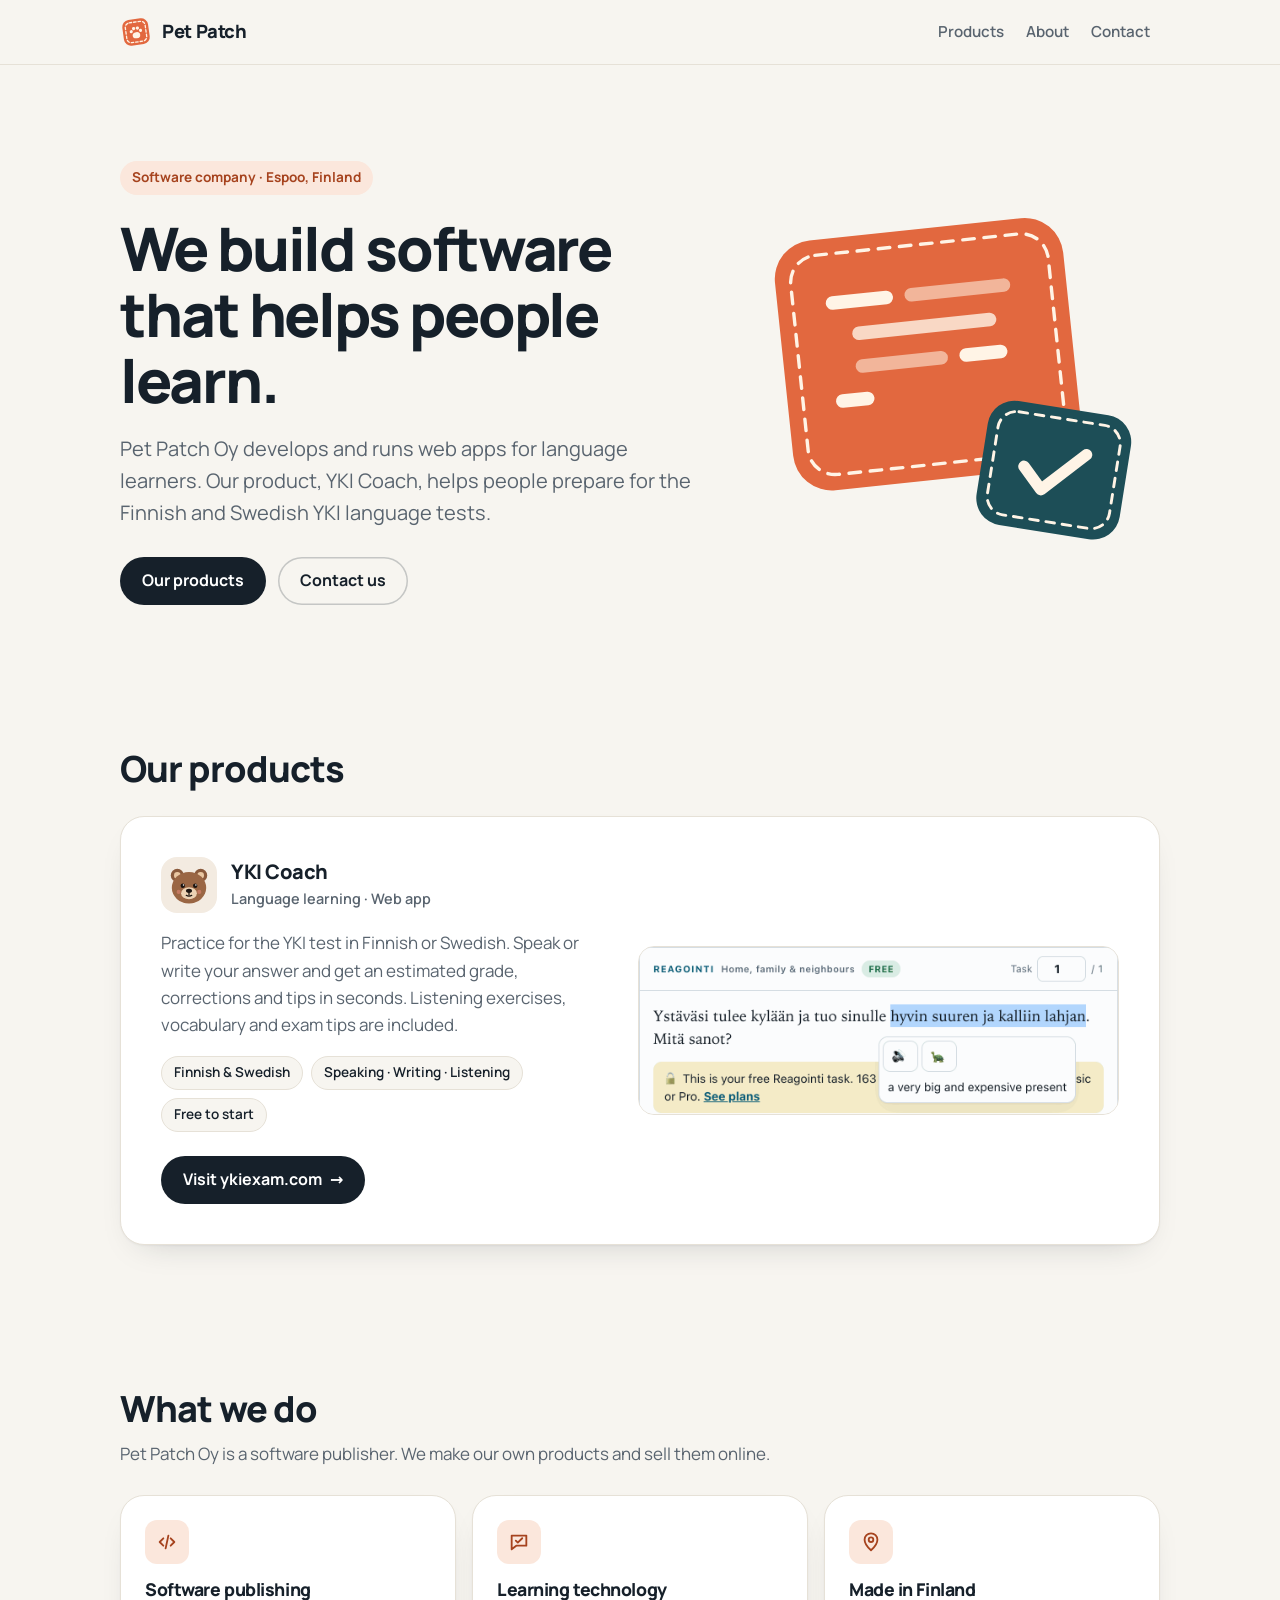
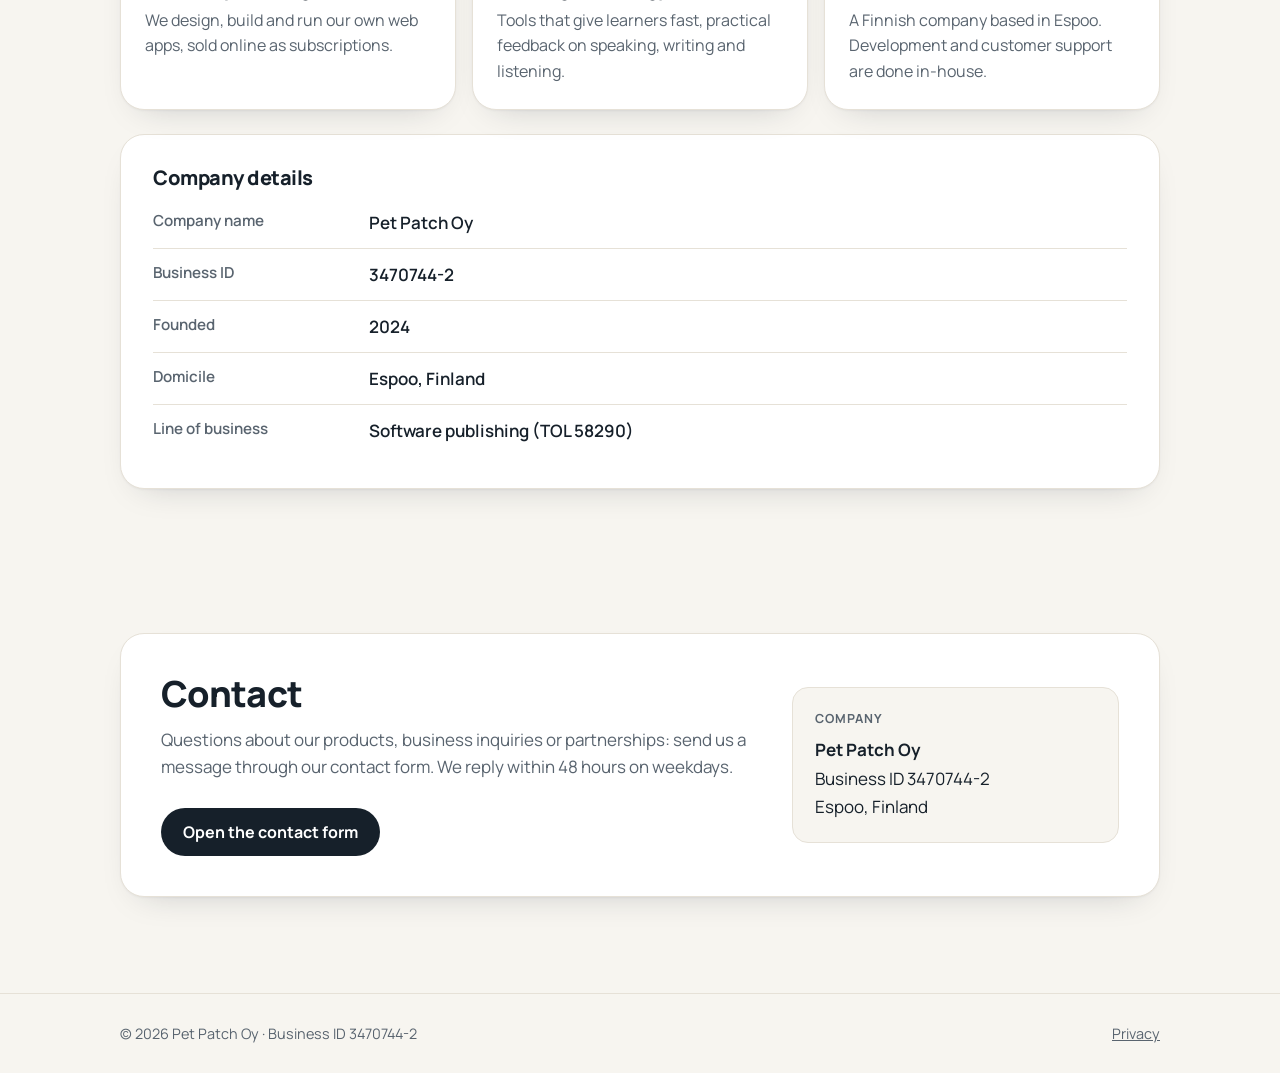
<file: index.html>
<!doctype html>
<html lang="en">
<head>
<meta charset="utf-8">
<meta name="viewport" content="width=device-width, initial-scale=1">
<title>Pet Patch Oy · Software company in Espoo, Finland</title>
<meta name="description" content="Pet Patch Oy is a Finnish software company. We build and run web apps for language learners, including YKI Coach for the Finnish and Swedish YKI tests.">
<link rel="canonical" href="https://petpatch.ykiexam.com/">
<link rel="icon" href="favicon.svg" type="image/svg+xml">
<link rel="apple-touch-icon" href="apple-touch-icon.png">
<meta name="theme-color" content="#f7f5f0" media="(prefers-color-scheme: light)">
<meta name="theme-color" content="#12171c" media="(prefers-color-scheme: dark)">
<meta property="og:type" content="website">
<meta property="og:url" content="https://petpatch.ykiexam.com/">
<meta property="og:title" content="Pet Patch Oy">
<meta property="og:description" content="Finnish software company building web apps for language learners.">
<meta property="og:image" content="https://petpatch.ykiexam.com/og-image.png">
<meta name="twitter:card" content="summary_large_image">
<link rel="preload" href="fonts/manrope.woff2" as="font" type="font/woff2" crossorigin>
<link rel="stylesheet" href="style.css">
<script type="application/ld+json">
{
  "@context": "https://schema.org",
  "@type": "Organization",
  "name": "Pet Patch Oy",
  "legalName": "Pet Patch Oy",
  "url": "https://petpatch.ykiexam.com/",
  "logo": "https://petpatch.ykiexam.com/apple-touch-icon.png",
  "foundingDate": "2024",
  "identifier": {"@type": "PropertyValue", "propertyID": "Business ID (Y-tunnus)", "value": "3470744-2"},
  "address": {"@type": "PostalAddress", "addressLocality": "Espoo", "addressCountry": "FI"},
  "brand": {"@type": "Brand", "name": "YKI Coach", "url": "https://ykiexam.com"}
}
</script>
</head>
<body>

<header class="top">
  <div class="wrap top-in">
    <a class="brand" href="#top" aria-label="Pet Patch, back to top">
      <img src="favicon.svg" alt="" width="32" height="32">
      <span>Pet Patch</span>
    </a>
    <nav aria-label="Main">
      <a href="#products">Products</a>
      <a href="#about">About</a>
      <a href="#contact">Contact</a>
    </nav>
  </div>
</header>

<main id="top">

  <section class="hero wrap">
    <div>
      <p class="eyebrow">Software company · Espoo, Finland</p>
      <h1>We build software that helps people learn.</h1>
      <p class="lead">Pet Patch Oy develops and runs web apps for language learners. Our product, YKI Coach, helps people prepare for the Finnish and Swedish YKI language tests.</p>
      <div class="cta">
        <a class="btn" href="#products">Our products</a>
        <a class="btn ghost" href="#contact">Contact us</a>
      </div>
    </div>
    <svg class="hero-art" viewBox="0 0 440 400" aria-hidden="true">
      <g transform="rotate(-6 200 170)">
        <rect x="50" y="40" width="300" height="260" rx="40" fill="var(--patch)"/>
        <rect x="66" y="56" width="268" height="228" rx="28" fill="none" stroke="var(--cream)" stroke-width="3.5" stroke-dasharray="12 10" stroke-linecap="round"/>
        <g fill="var(--cream)">
          <rect x="100" y="100" width="70" height="14" rx="7"/>
          <rect x="182" y="100" width="110" height="14" rx="7" opacity=".55"/>
          <rect x="124" y="134" width="150" height="14" rx="7" opacity=".8"/>
          <rect x="124" y="168" width="96" height="14" rx="7" opacity=".55"/>
          <rect x="232" y="168" width="50" height="14" rx="7"/>
          <rect x="100" y="202" width="40" height="14" rx="7"/>
        </g>
      </g>
      <g transform="rotate(9 330 290)">
        <rect x="255" y="225" width="150" height="130" rx="28" fill="var(--patch-2)"/>
        <rect x="266" y="236" width="128" height="108" rx="19" fill="none" stroke="var(--cream)" stroke-width="3" stroke-dasharray="9 8" stroke-linecap="round"/>
        <path d="M299 291l21 21 41-43" fill="none" stroke="var(--cream)" stroke-width="12" stroke-linecap="round" stroke-linejoin="round"/>
      </g>
    </svg>
  </section>

  <section id="products" class="section wrap">
    <div class="section-head">
      <h2>Our products</h2>
    </div>
    <article class="card product">
      <div>
        <div class="product-head">
          <img src="img/yki-coach.svg" alt="" width="56" height="56">
          <div>
            <h3>YKI Coach</h3>
            <p class="tag">Language learning · Web app</p>
          </div>
        </div>
        <p class="desc">Practice for the YKI test in Finnish or Swedish. Speak or write your answer and get an estimated grade, corrections and tips in seconds. Listening exercises, vocabulary and exam tips are included.</p>
        <ul class="chips">
          <li>Finnish &amp; Swedish</li>
          <li>Speaking · Writing · Listening</li>
          <li>Free to start</li>
        </ul>
        <a class="btn" href="https://ykiexam.com">Visit ykiexam.com <span aria-hidden="true">→</span></a>
      </div>
      <picture class="shot">
        <source srcset="img/yki-coach-dark.png" media="(prefers-color-scheme: dark)">
        <img src="img/yki-coach-light.png" width="1136" height="396" loading="lazy" alt="YKI Coach: highlight a Finnish phrase to hear it and see the English translation">
      </picture>
    </article>
  </section>

  <section id="about" class="section wrap">
    <div class="section-head">
      <h2>What we do</h2>
      <p>Pet Patch Oy is a software publisher. We make our own products and sell them online.</p>
    </div>
    <div class="tiles">
      <div class="card tile">
        <div class="ico"><svg viewBox="0 0 24 24" fill="none" stroke="currentColor" stroke-width="2" stroke-linecap="round" stroke-linejoin="round"><path d="M8 8l-4 4 4 4M16 8l4 4-4 4M13.5 5l-3 14"/></svg></div>
        <h3>Software publishing</h3>
        <p>We design, build and run our own web apps, sold online as subscriptions.</p>
      </div>
      <div class="card tile">
        <div class="ico"><svg viewBox="0 0 24 24" fill="none" stroke="currentColor" stroke-width="2" stroke-linecap="round" stroke-linejoin="round"><path d="M4 5h16v11H9l-5 4z"/><path d="M8.5 10.5l2.2 2.2 4.8-4.8"/></svg></div>
        <h3>Learning technology</h3>
        <p>Tools that give learners fast, practical feedback on speaking, writing and listening.</p>
      </div>
      <div class="card tile">
        <div class="ico"><svg viewBox="0 0 24 24" fill="none" stroke="currentColor" stroke-width="2" stroke-linecap="round" stroke-linejoin="round"><path d="M12 21s-7-6.2-7-11.5a7 7 0 0 1 14 0C19 14.8 12 21 12 21z"/><circle cx="12" cy="9.5" r="2.5"/></svg></div>
        <h3>Made in Finland</h3>
        <p>A Finnish company based in Espoo. Development and customer support are done in-house.</p>
      </div>
    </div>

    <div class="card details">
      <h3>Company details</h3>
      <dl>
        <div class="row"><dt>Company name</dt><dd>Pet Patch Oy</dd></div>
        <div class="row"><dt>Business ID</dt><dd>3470744-2</dd></div>
        <div class="row"><dt>Founded</dt><dd>2024</dd></div>
        <div class="row"><dt>Domicile</dt><dd>Espoo, Finland</dd></div>
        <div class="row"><dt>Line of business</dt><dd>Software publishing (TOL 58290)</dd></div>
      </dl>
    </div>
  </section>

  <section id="contact" class="section wrap">
    <div class="card contact">
      <div>
        <h2>Contact</h2>
        <p>Questions about our products, business inquiries or partnerships: send us a message through our contact form. We reply within 48 hours on weekdays.</p>
        <div class="cta"><a class="btn" href="https://ykiexam.com/support">Open the contact form</a></div>
      </div>
      <address>
        <span class="label">Company</span>
        <strong>Pet Patch Oy</strong>
        Business ID 3470744-2<br>
        Espoo, Finland
      </address>
    </div>
  </section>

</main>

<footer>
  <div class="wrap foot">
    <span>© 2026 Pet Patch Oy · Business ID 3470744-2</span>
    <a href="privacy.html">Privacy</a>
  </div>
</footer>

</body>
</html>
</file>
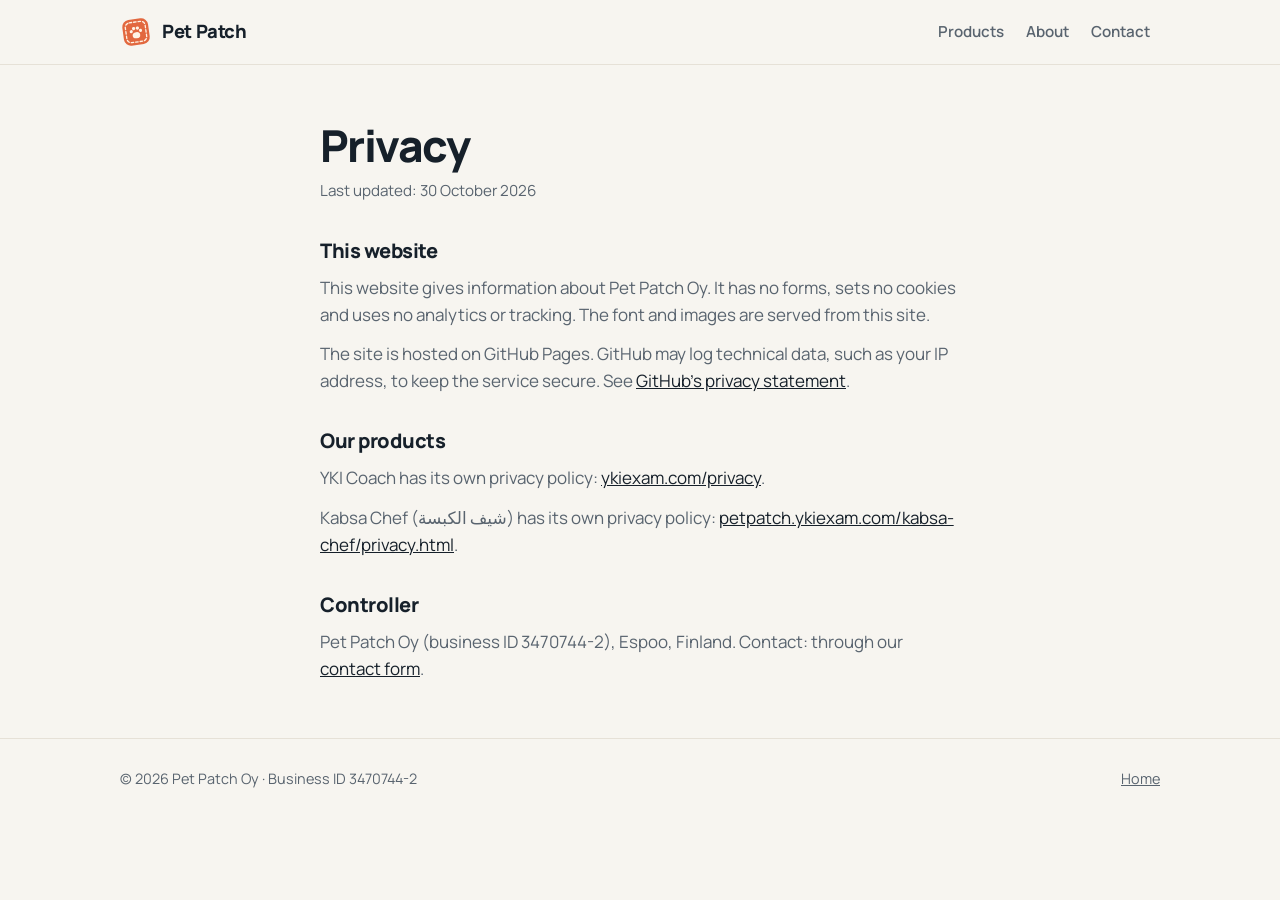
<file: privacy.html>
<!doctype html>
<html lang="en">
<head>
<meta charset="utf-8">
<meta name="viewport" content="width=device-width, initial-scale=1">
<title>Privacy · Pet Patch Oy</title>
<meta name="description" content="Privacy information for the Pet Patch Oy website.">
<link rel="canonical" href="https://petpatch.ykiexam.com/privacy.html">
<link rel="icon" href="favicon.svg" type="image/svg+xml">
<link rel="apple-touch-icon" href="apple-touch-icon.png">
<meta name="theme-color" content="#f7f5f0" media="(prefers-color-scheme: light)">
<meta name="theme-color" content="#12171c" media="(prefers-color-scheme: dark)">
<link rel="preload" href="fonts/manrope.woff2" as="font" type="font/woff2" crossorigin>
<link rel="stylesheet" href="style.css">
</head>
<body>

<header class="top">
  <div class="wrap top-in">
    <a class="brand" href="./" aria-label="Pet Patch, home">
      <img src="favicon.svg" alt="" width="32" height="32">
      <span>Pet Patch</span>
    </a>
    <nav aria-label="Main">
      <a href="./#products">Products</a>
      <a href="./#about">About</a>
      <a href="./#contact">Contact</a>
    </nav>
  </div>
</header>

<main class="wrap prose">
  <h1>Privacy</h1>
  <p class="updated">Last updated: 30 October 2026</p>

  <h2>This website</h2>
  <p>This website gives information about Pet Patch Oy. It has no forms, sets no cookies and uses no analytics or tracking. The font and images are served from this site.</p>
  <p>The site is hosted on GitHub Pages. GitHub may log technical data, such as your IP address, to keep the service secure. See <a href="https://docs.github.com/en/site-policy/privacy-policies/github-general-privacy-statement">GitHub's privacy statement</a>.</p>

  <h2>Our products</h2>
  <p>YKI Coach has its own privacy policy: <a href="https://ykiexam.com/privacy">ykiexam.com/privacy</a>.</p>
  <p>Kabsa Chef (شيف الكبسة) has its own privacy policy: <a href="kabsa-chef/privacy.html">petpatch.ykiexam.com/kabsa-chef/privacy.html</a>.</p>

  <h2>Controller</h2>
  <p>Pet Patch Oy (business ID 3470744-2), Espoo, Finland. Contact: through our <a href="https://ykiexam.com/support">contact form</a>.</p>
</main>

<footer>
  <div class="wrap foot">
    <span>© 2026 Pet Patch Oy · Business ID 3470744-2</span>
    <a href="./">Home</a>
  </div>
</footer>

</body>
</html>
</file>
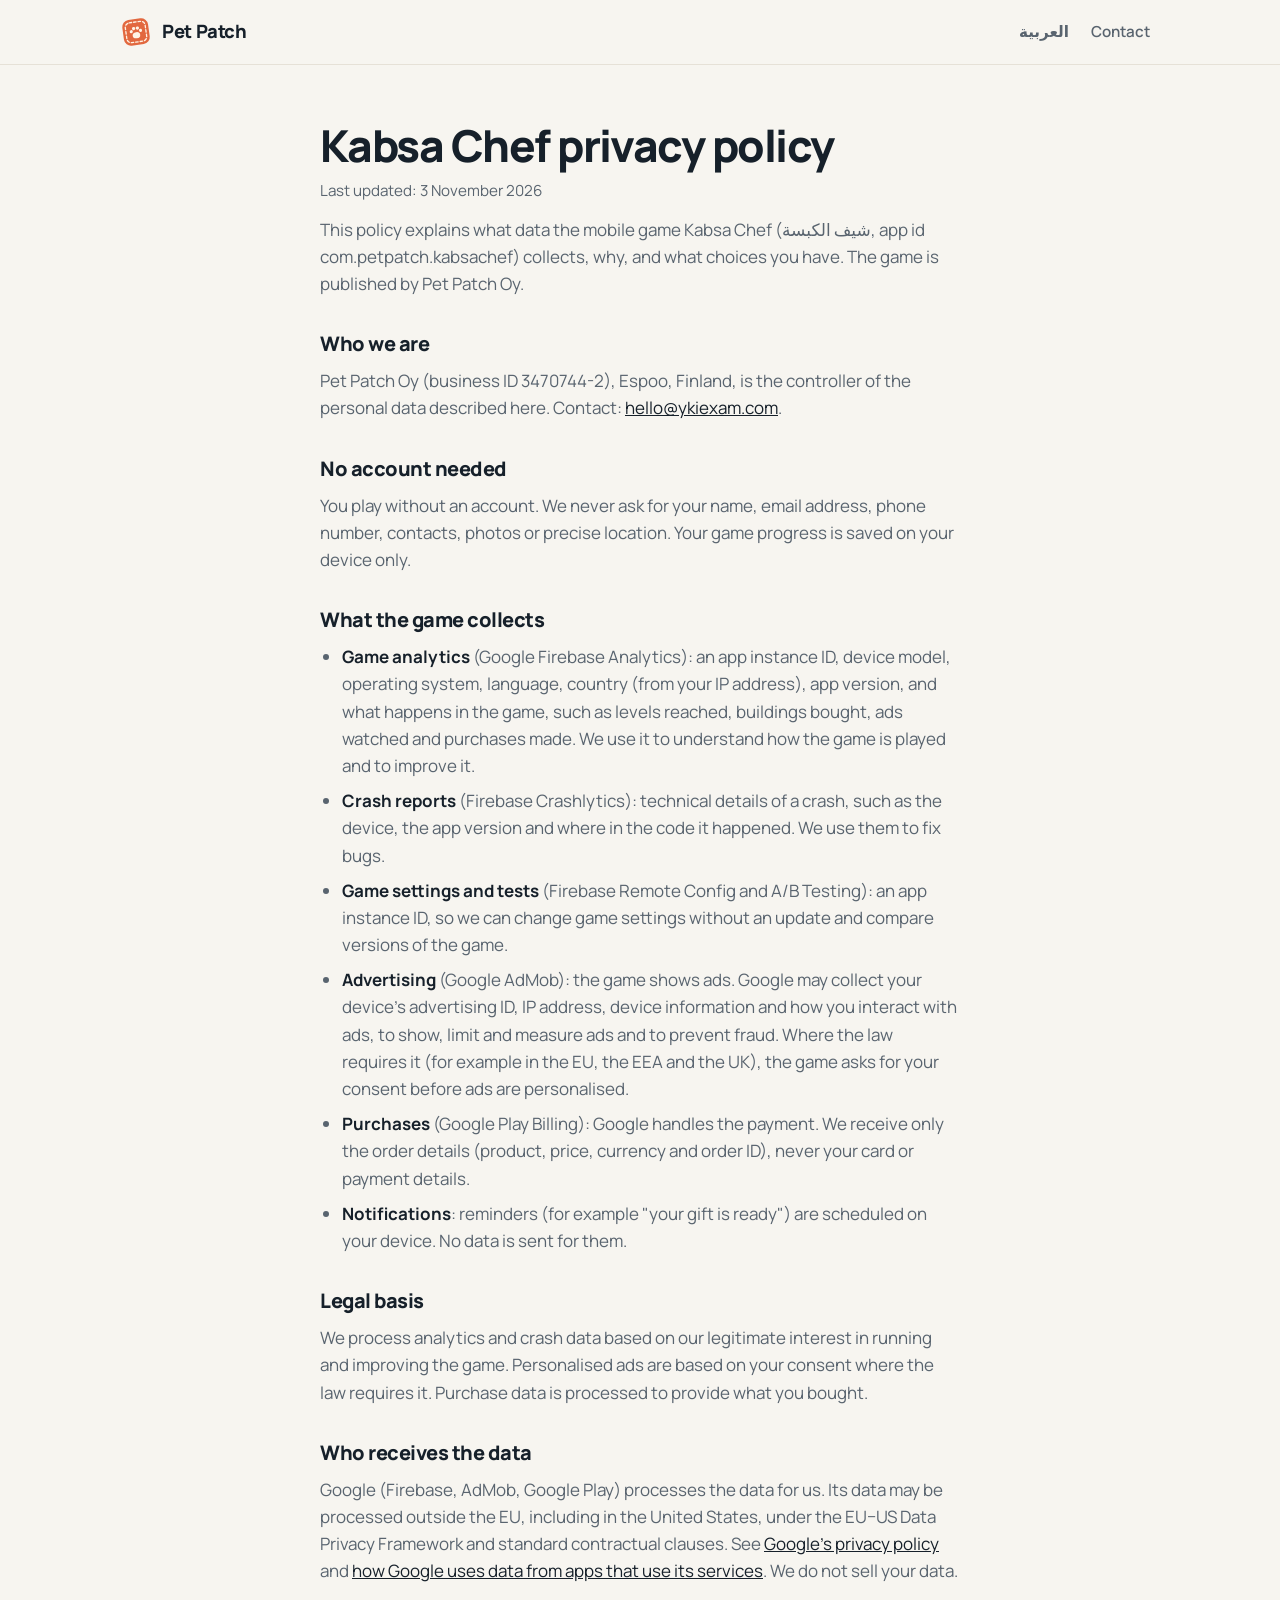
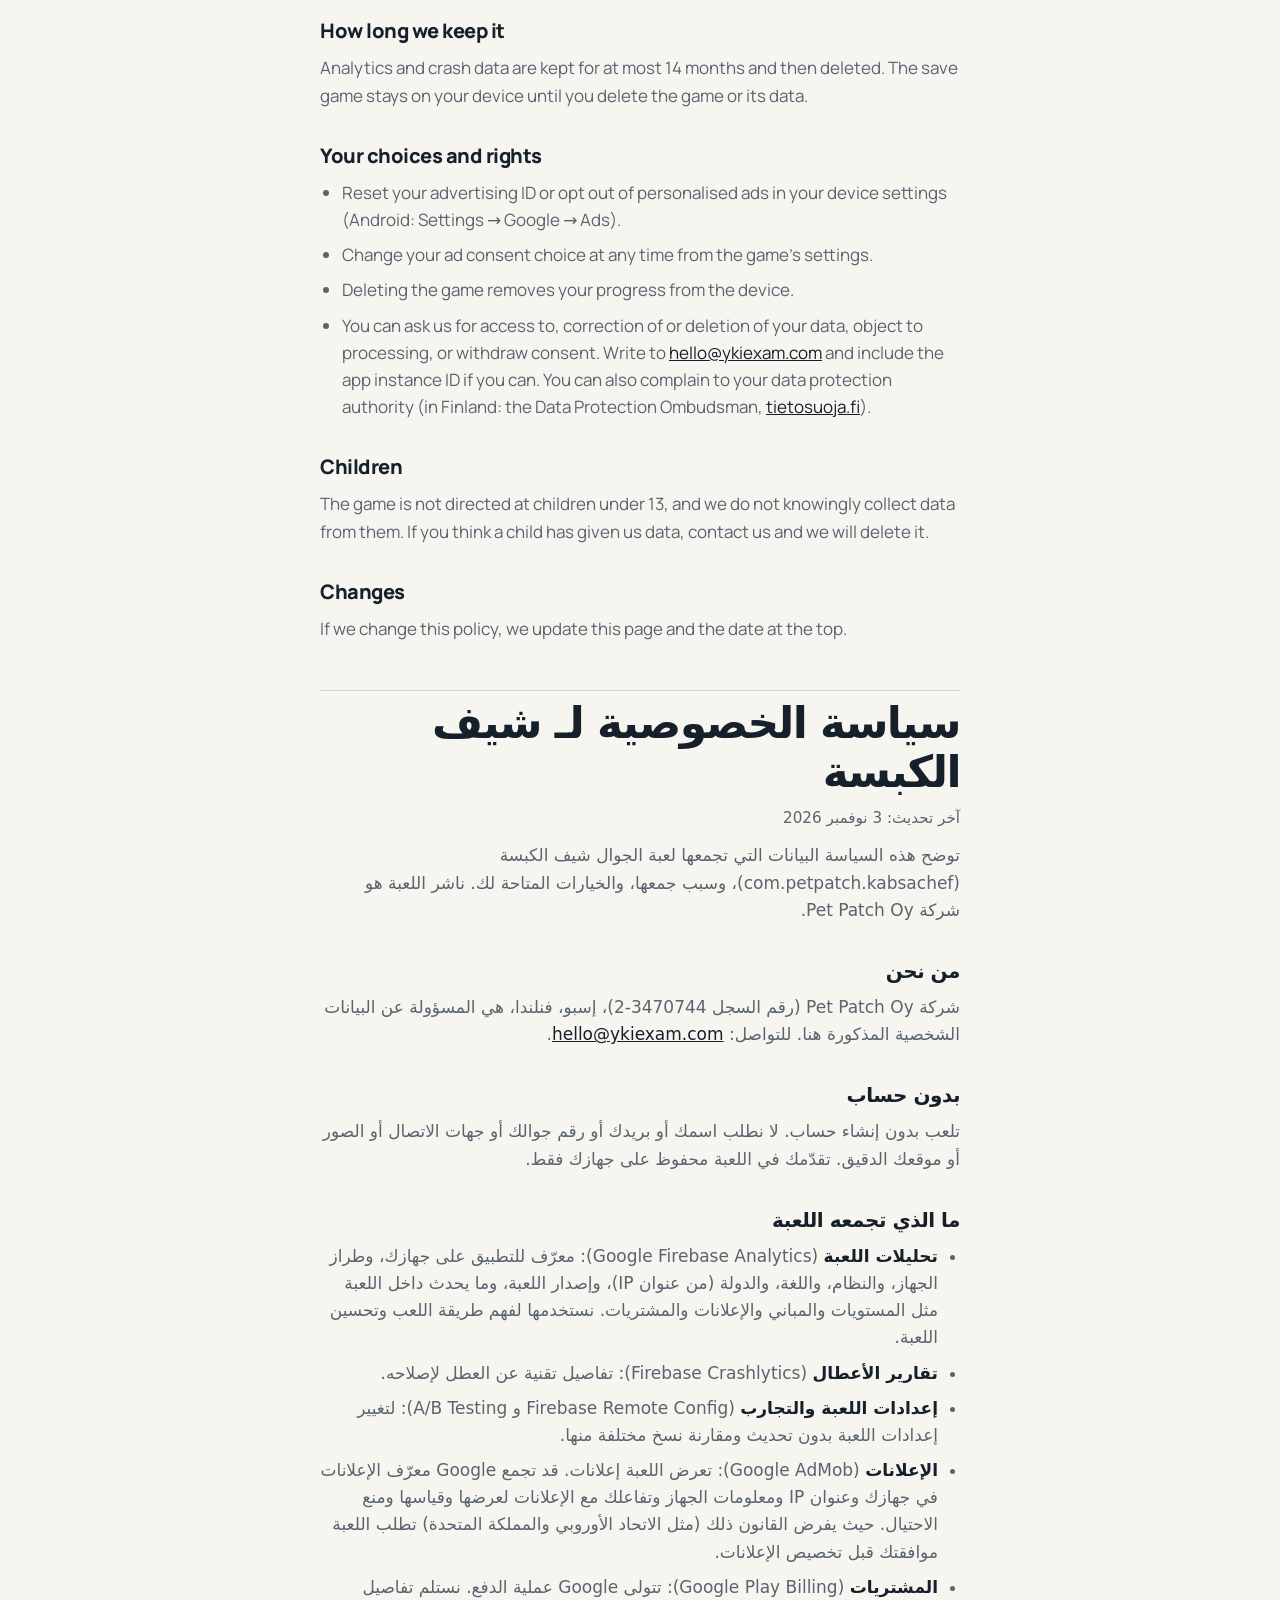
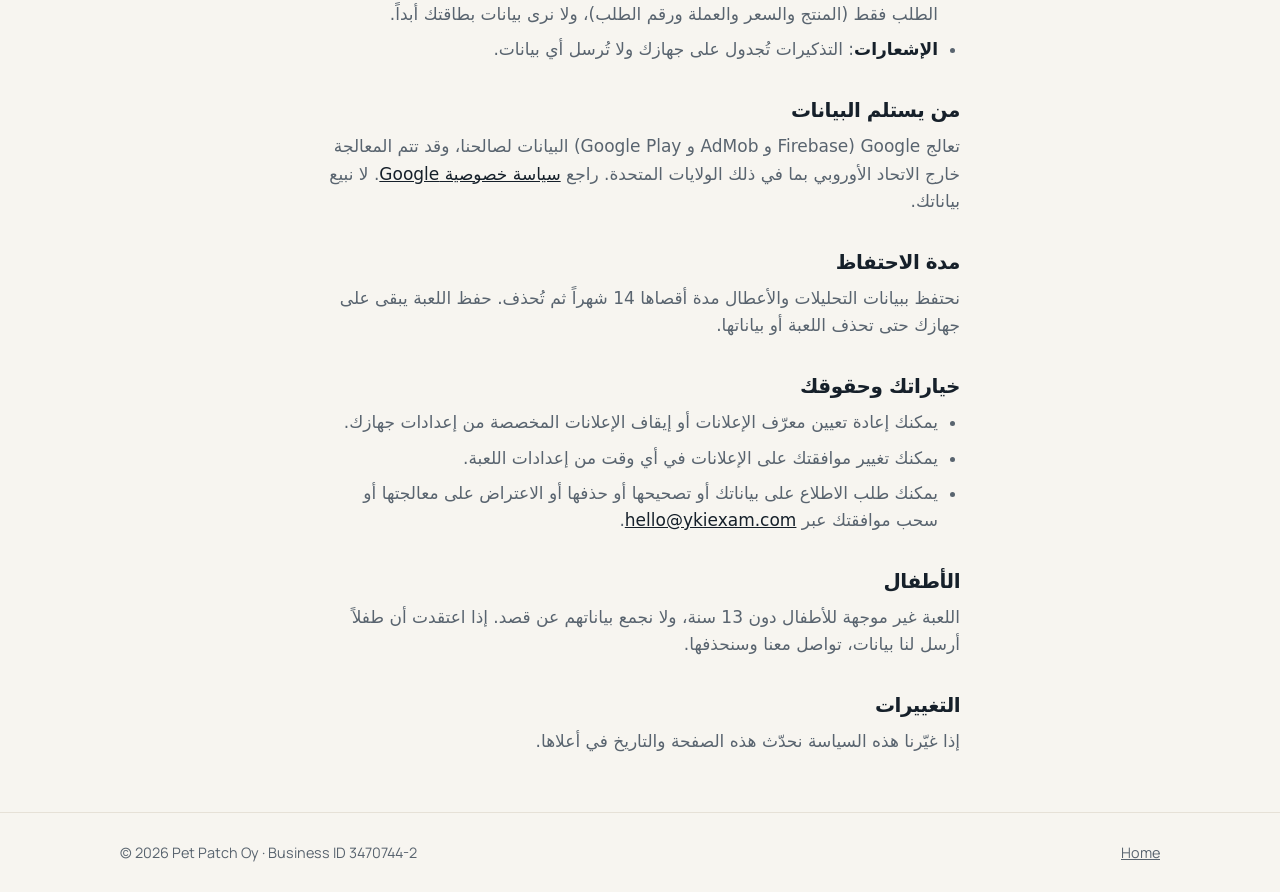
<file: kabsa-chef/privacy.html>
<!doctype html>
<html lang="en">
<head>
<meta charset="utf-8">
<meta name="viewport" content="width=device-width, initial-scale=1">
<title>Kabsa Chef Privacy · Pet Patch Oy</title>
<meta name="description" content="Privacy policy for the mobile game Kabsa Chef (شيف الكبسة) by Pet Patch Oy.">
<link rel="canonical" href="https://petpatch.ykiexam.com/kabsa-chef/privacy.html">
<link rel="icon" href="../favicon.svg" type="image/svg+xml">
<link rel="apple-touch-icon" href="../apple-touch-icon.png">
<meta name="theme-color" content="#f7f5f0" media="(prefers-color-scheme: light)">
<meta name="theme-color" content="#12171c" media="(prefers-color-scheme: dark)">
<link rel="preload" href="../fonts/manrope.woff2" as="font" type="font/woff2" crossorigin>
<link rel="stylesheet" href="../style.css">
</head>
<body>

<header class="top">
  <div class="wrap top-in">
    <a class="brand" href="../" aria-label="Pet Patch, home">
      <img src="../favicon.svg" alt="" width="32" height="32">
      <span>Pet Patch</span>
    </a>
    <nav aria-label="Main">
      <a href="#ar" lang="ar">العربية</a>
      <a href="../#contact">Contact</a>
    </nav>
  </div>
</header>

<main class="wrap prose">
  <h1>Kabsa Chef privacy policy</h1>
  <p class="updated">Last updated: 3 November 2026</p>

  <p>This policy explains what data the mobile game Kabsa Chef (شيف الكبسة, app id com.petpatch.kabsachef) collects, why, and what choices you have. The game is published by Pet Patch Oy.</p>

  <h2>Who we are</h2>
  <p>Pet Patch Oy (business ID 3470744-2), Espoo, Finland, is the controller of the personal data described here. Contact: <a href="mailto:hello@ykiexam.com">hello@ykiexam.com</a>.</p>

  <h2>No account needed</h2>
  <p>You play without an account. We never ask for your name, email address, phone number, contacts, photos or precise location. Your game progress is saved on your device only.</p>

  <h2>What the game collects</h2>
  <ul>
    <li><b>Game analytics</b> (Google Firebase Analytics): an app instance ID, device model, operating system, language, country (from your IP address), app version, and what happens in the game, such as levels reached, buildings bought, ads watched and purchases made. We use it to understand how the game is played and to improve it.</li>
    <li><b>Crash reports</b> (Firebase Crashlytics): technical details of a crash, such as the device, the app version and where in the code it happened. We use them to fix bugs.</li>
    <li><b>Game settings and tests</b> (Firebase Remote Config and A/B Testing): an app instance ID, so we can change game settings without an update and compare versions of the game.</li>
    <li><b>Advertising</b> (Google AdMob): the game shows ads. Google may collect your device's advertising ID, IP address, device information and how you interact with ads, to show, limit and measure ads and to prevent fraud. Where the law requires it (for example in the EU, the EEA and the UK), the game asks for your consent before ads are personalised.</li>
    <li><b>Purchases</b> (Google Play Billing): Google handles the payment. We receive only the order details (product, price, currency and order ID), never your card or payment details.</li>
    <li><b>Notifications</b>: reminders (for example "your gift is ready") are scheduled on your device. No data is sent for them.</li>
  </ul>

  <h2>Legal basis</h2>
  <p>We process analytics and crash data based on our legitimate interest in running and improving the game. Personalised ads are based on your consent where the law requires it. Purchase data is processed to provide what you bought.</p>

  <h2>Who receives the data</h2>
  <p>Google (Firebase, AdMob, Google Play) processes the data for us. Its data may be processed outside the EU, including in the United States, under the EU–US Data Privacy Framework and standard contractual clauses. See <a href="https://policies.google.com/privacy">Google's privacy policy</a> and <a href="https://policies.google.com/technologies/partner-sites">how Google uses data from apps that use its services</a>. We do not sell your data.</p>

  <h2>How long we keep it</h2>
  <p>Analytics and crash data are kept for at most 14 months and then deleted. The save game stays on your device until you delete the game or its data.</p>

  <h2>Your choices and rights</h2>
  <ul>
    <li>Reset your advertising ID or opt out of personalised ads in your device settings (Android: Settings → Google → Ads).</li>
    <li>Change your ad consent choice at any time from the game's settings.</li>
    <li>Deleting the game removes your progress from the device.</li>
    <li>You can ask us for access to, correction of or deletion of your data, object to processing, or withdraw consent. Write to <a href="mailto:hello@ykiexam.com">hello@ykiexam.com</a> and include the app instance ID if you can. You can also complain to your data protection authority (in Finland: the Data Protection Ombudsman, <a href="https://tietosuoja.fi/en">tietosuoja.fi</a>).</li>
  </ul>

  <h2>Children</h2>
  <p>The game is not directed at children under 13, and we do not knowingly collect data from them. If you think a child has given us data, contact us and we will delete it.</p>

  <h2>Changes</h2>
  <p>If we change this policy, we update this page and the date at the top.</p>

  <hr>

  <section id="ar" lang="ar" dir="rtl">
    <h1>سياسة الخصوصية لـ شيف الكبسة</h1>
    <p class="updated">آخر تحديث: 3 نوفمبر 2026</p>

    <p>توضح هذه السياسة البيانات التي تجمعها لعبة الجوال شيف الكبسة (com.petpatch.kabsachef)، وسبب جمعها، والخيارات المتاحة لك. ناشر اللعبة هو شركة Pet Patch Oy.</p>

    <h2>من نحن</h2>
    <p>شركة Pet Patch Oy (رقم السجل 3470744-2)، إسبو، فنلندا، هي المسؤولة عن البيانات الشخصية المذكورة هنا. للتواصل: <a href="mailto:hello@ykiexam.com">hello@ykiexam.com</a>.</p>

    <h2>بدون حساب</h2>
    <p>تلعب بدون إنشاء حساب. لا نطلب اسمك أو بريدك أو رقم جوالك أو جهات الاتصال أو الصور أو موقعك الدقيق. تقدّمك في اللعبة محفوظ على جهازك فقط.</p>

    <h2>ما الذي تجمعه اللعبة</h2>
    <ul>
      <li><b>تحليلات اللعبة</b> (Google Firebase Analytics): معرّف للتطبيق على جهازك، وطراز الجهاز، والنظام، واللغة، والدولة (من عنوان IP)، وإصدار اللعبة، وما يحدث داخل اللعبة مثل المستويات والمباني والإعلانات والمشتريات. نستخدمها لفهم طريقة اللعب وتحسين اللعبة.</li>
      <li><b>تقارير الأعطال</b> (Firebase Crashlytics): تفاصيل تقنية عن العطل لإصلاحه.</li>
      <li><b>إعدادات اللعبة والتجارب</b> (Firebase Remote Config و A/B Testing): لتغيير إعدادات اللعبة بدون تحديث ومقارنة نسخ مختلفة منها.</li>
      <li><b>الإعلانات</b> (Google AdMob): تعرض اللعبة إعلانات. قد تجمع Google معرّف الإعلانات في جهازك وعنوان IP ومعلومات الجهاز وتفاعلك مع الإعلانات لعرضها وقياسها ومنع الاحتيال. حيث يفرض القانون ذلك (مثل الاتحاد الأوروبي والمملكة المتحدة) تطلب اللعبة موافقتك قبل تخصيص الإعلانات.</li>
      <li><b>المشتريات</b> (Google Play Billing): تتولى Google عملية الدفع. نستلم تفاصيل الطلب فقط (المنتج والسعر والعملة ورقم الطلب)، ولا نرى بيانات بطاقتك أبداً.</li>
      <li><b>الإشعارات</b>: التذكيرات تُجدول على جهازك ولا تُرسل أي بيانات.</li>
    </ul>

    <h2>من يستلم البيانات</h2>
    <p>تعالج Google (Firebase و AdMob و Google Play) البيانات لصالحنا، وقد تتم المعالجة خارج الاتحاد الأوروبي بما في ذلك الولايات المتحدة. راجع <a href="https://policies.google.com/privacy">سياسة خصوصية Google</a>. لا نبيع بياناتك.</p>

    <h2>مدة الاحتفاظ</h2>
    <p>نحتفظ ببيانات التحليلات والأعطال مدة أقصاها 14 شهراً ثم تُحذف. حفظ اللعبة يبقى على جهازك حتى تحذف اللعبة أو بياناتها.</p>

    <h2>خياراتك وحقوقك</h2>
    <ul>
      <li>يمكنك إعادة تعيين معرّف الإعلانات أو إيقاف الإعلانات المخصصة من إعدادات جهازك.</li>
      <li>يمكنك تغيير موافقتك على الإعلانات في أي وقت من إعدادات اللعبة.</li>
      <li>يمكنك طلب الاطلاع على بياناتك أو تصحيحها أو حذفها أو الاعتراض على معالجتها أو سحب موافقتك عبر <a href="mailto:hello@ykiexam.com">hello@ykiexam.com</a>.</li>
    </ul>

    <h2>الأطفال</h2>
    <p>اللعبة غير موجهة للأطفال دون 13 سنة، ولا نجمع بياناتهم عن قصد. إذا اعتقدت أن طفلاً أرسل لنا بيانات، تواصل معنا وسنحذفها.</p>

    <h2>التغييرات</h2>
    <p>إذا غيّرنا هذه السياسة نحدّث هذه الصفحة والتاريخ في أعلاها.</p>
  </section>
</main>

<footer>
  <div class="wrap foot">
    <span>© 2026 Pet Patch Oy · Business ID 3470744-2</span>
    <a href="../">Home</a>
  </div>
</footer>

</body>
</html>
</file>
<file: style.css>
@font-face {
  font-family: "Manrope";
  src: url(fonts/manrope.woff2) format("woff2");
  font-weight: 200 800;
  font-display: swap;
}

:root {
  --bg: #f7f5f0;
  --surface: #ffffff;
  --ink: #16202a;
  --muted: #59646f;
  --line: #e6e1d7;
  --patch: #e2683f;
  --patch-2: #1d4e57;
  --cream: #fff4e6;
  --chip-bg: #fbe7dc;
  --chip-fg: #a6431e;
  --btn-bg: #16202a;
  --btn-fg: #ffffff;
  --shadow: 0 1px 2px rgba(22, 32, 42, .04), 0 14px 36px -22px rgba(22, 32, 42, .28);
  color-scheme: light;
}

@media (prefers-color-scheme: dark) {
  :root {
    --bg: #12171c;
    --surface: #1a2128;
    --ink: #eef1f3;
    --muted: #a3adb6;
    --line: #2a333c;
    --patch: #e8774f;
    --patch-2: #2f7381;
    --chip-bg: #3a2219;
    --chip-fg: #f3a581;
    --btn-bg: #eef1f3;
    --btn-fg: #12171c;
    --shadow: 0 14px 36px -22px rgba(0, 0, 0, .6);
    color-scheme: dark;
  }
}

* { box-sizing: border-box; }
html { scroll-behavior: smooth; scroll-padding-top: 72px; -webkit-text-size-adjust: 100%; }
@media (prefers-reduced-motion: reduce) { html { scroll-behavior: auto; } }

body {
  margin: 0;
  background: var(--bg);
  color: var(--ink);
  font: 400 1.0625rem/1.6 "Manrope", system-ui, -apple-system, "Segoe UI", sans-serif;
  -webkit-font-smoothing: antialiased;
}

img, svg { display: block; max-width: 100%; }
a { color: inherit; }
p { margin: 0; }
h1, h2, h3 { margin: 0; font-weight: 800; line-height: 1.1; letter-spacing: -.025em; }
h1 { font-size: clamp(2.25rem, 1.4rem + 3.6vw, 3.75rem); letter-spacing: -.035em; }
h2 { font-size: clamp(1.6rem, 1.2rem + 1.6vw, 2.25rem); }
h3 { font-size: 1.25rem; }

.wrap { max-width: 1080px; margin-inline: auto; padding-inline: 20px; }

/* Header */
.top {
  position: sticky; top: 0; z-index: 10;
  background: color-mix(in srgb, var(--bg) 86%, transparent);
  -webkit-backdrop-filter: saturate(1.4) blur(10px);
  backdrop-filter: saturate(1.4) blur(10px);
  border-bottom: 1px solid var(--line);
}
.top-in { display: flex; align-items: center; justify-content: space-between; gap: 12px; min-height: 64px; }
.brand { display: flex; align-items: center; gap: 10px; white-space: nowrap; text-decoration: none; font-weight: 800; font-size: 1.15rem; letter-spacing: -.02em; }
nav { display: flex; gap: 2px; }
nav a {
  display: inline-flex; align-items: center; min-height: 44px; padding: 0 10px;
  border-radius: 10px; color: var(--muted); font-weight: 600; font-size: .95rem; text-decoration: none;
}
nav a:hover { color: var(--ink); background: var(--surface); }

/* Hero */
.hero { display: grid; gap: 40px; align-items: center; padding-block: 56px 40px; }
.eyebrow {
  display: inline-block; margin-bottom: 20px; padding: 6px 12px; border-radius: 999px;
  background: var(--chip-bg); color: var(--chip-fg); font-size: .85rem; font-weight: 700;
}
.lead { margin-top: 20px; max-width: 34em; color: var(--muted); font-size: clamp(1.075rem, 1rem + .4vw, 1.25rem); }
.cta { display: flex; flex-wrap: wrap; gap: 12px; margin-top: 28px; }
.hero-art { width: 100%; max-width: 300px; justify-self: center; }

.btn {
  display: inline-flex; align-items: center; gap: 8px; min-height: 48px; padding: 0 22px;
  border-radius: 999px; background: var(--btn-bg); color: var(--btn-fg);
  font-weight: 700; font-size: 1rem; text-decoration: none; transition: transform .15s;
}
.btn:hover { transform: translateY(-1px); }
.btn.ghost { background: transparent; color: var(--ink); box-shadow: inset 0 0 0 1.5px color-mix(in srgb, var(--ink) 22%, transparent); }
.btn:focus-visible, nav a:focus-visible, .brand:focus-visible { outline: 3px solid var(--patch); outline-offset: 3px; }

/* Sections */
.section { padding-block: 48px; }
.section-head { max-width: 40em; margin-bottom: 28px; }
.section-head p { margin-top: 12px; color: var(--muted); }

.card { background: var(--surface); border: 1px solid var(--line); border-radius: 24px; box-shadow: var(--shadow); }

.product { display: grid; gap: 28px; align-items: center; padding: 24px; }
.product-head { display: flex; align-items: center; gap: 14px; margin-bottom: 16px; }
.product-head img { width: 56px; height: 56px; padding: 6px; border-radius: 16px; background: #f3ebe1; }
.tag { margin-top: 4px; color: var(--muted); font-size: .9rem; font-weight: 600; }
.desc { color: var(--muted); }
.chips { display: flex; flex-wrap: wrap; gap: 8px; margin: 18px 0 24px; padding: 0; list-style: none; }
.chips li { padding: 5px 12px; border-radius: 999px; border: 1px solid var(--line); background: var(--bg); font-size: .85rem; font-weight: 600; }
.shot { overflow: hidden; border: 1px solid var(--line); border-radius: 16px; }
.shot img { width: 100%; height: auto; }

.tiles { display: grid; gap: 16px; grid-template-columns: repeat(auto-fit, minmax(240px, 1fr)); }
.tile { padding: 24px; }
.ico { display: grid; place-items: center; width: 44px; height: 44px; margin-bottom: 16px; border-radius: 12px; background: var(--chip-bg); color: var(--chip-fg); }
.ico svg { width: 22px; height: 22px; }
.tile h3 { margin-bottom: 8px; font-size: 1.1rem; }
.tile p { color: var(--muted); font-size: 1rem; }

.details { margin-top: 24px; padding: 24px; }
.details h3 { margin-bottom: 8px; }
dl { margin: 0; }
.row { display: grid; grid-template-columns: 1fr; gap: 2px; padding: 12px 0; border-top: 1px solid var(--line); }
.row:first-child { border-top: 0; }
dt { color: var(--muted); font-size: .95rem; font-weight: 600; }
dd { margin: 0; font-weight: 600; }

.contact { display: grid; gap: 24px; padding: 24px; }
.contact p { margin-top: 12px; color: var(--muted); }
address { padding: 20px 22px; border: 1px solid var(--line); border-radius: 16px; background: var(--bg); font-style: normal; line-height: 1.7; }
address strong { display: block; }
.label { display: block; margin-bottom: 6px; color: var(--muted); font-size: .78rem; font-weight: 700; letter-spacing: .08em; text-transform: uppercase; }

footer { margin-top: 24px; padding-block: 28px; border-top: 1px solid var(--line); color: var(--muted); font-size: .9rem; }
.foot { display: flex; flex-wrap: wrap; justify-content: space-between; gap: 8px 20px; }
footer a { color: var(--muted); }

/* Privacy page */
.prose { max-width: 680px; padding-block: 56px 32px; }
.prose h1 { font-size: clamp(2rem, 1.5rem + 2vw, 2.75rem); }
.prose .updated { margin-top: 10px; color: var(--muted); font-size: .95rem; }
.prose h2 { margin-top: 36px; font-size: 1.25rem; }
.prose p { margin-top: 12px; color: var(--muted); }
.prose p a { color: var(--ink); }
.prose ul { margin-top: 12px; padding-inline-start: 22px; color: var(--muted); }
.prose li { margin-top: 8px; }
.prose li a, .prose li b { color: var(--ink); }
.prose hr { margin-top: 48px; border: 0; border-top: 1px solid currentColor; opacity: .15; }
.prose [dir=rtl] { font-family: system-ui, "Geeza Pro", "Noto Sans Arabic", sans-serif; }

/* Bigger screens */
@media (min-width: 640px) {
  .row { grid-template-columns: 200px 1fr; gap: 16px; }
  .product, .details, .contact { padding: 32px; }
}
@media (min-width: 860px) {
  .hero { grid-template-columns: 1.15fr .85fr; padding-block: 96px 72px; }
  .hero-art { max-width: 440px; }
  .section { padding-block: 72px; }
  .product { grid-template-columns: 1fr 1.1fr; gap: 40px; padding: 40px; }
  .contact { grid-template-columns: 1.3fr .7fr; align-items: center; padding: 40px; }
}

/* Phones */
@media (max-width: 420px) {
  .wrap { padding-inline: 16px; }
  .brand { font-size: 1.05rem; gap: 8px; }
  .brand img { width: 28px; height: 28px; }
  nav a { padding: 0 6px; font-size: .875rem; }
  .btn { flex: 1 1 auto; justify-content: center; }
  .hero-art { max-width: 240px; }
}
@media (max-width: 559px) {
  .shot { display: none; }
}
</file>
